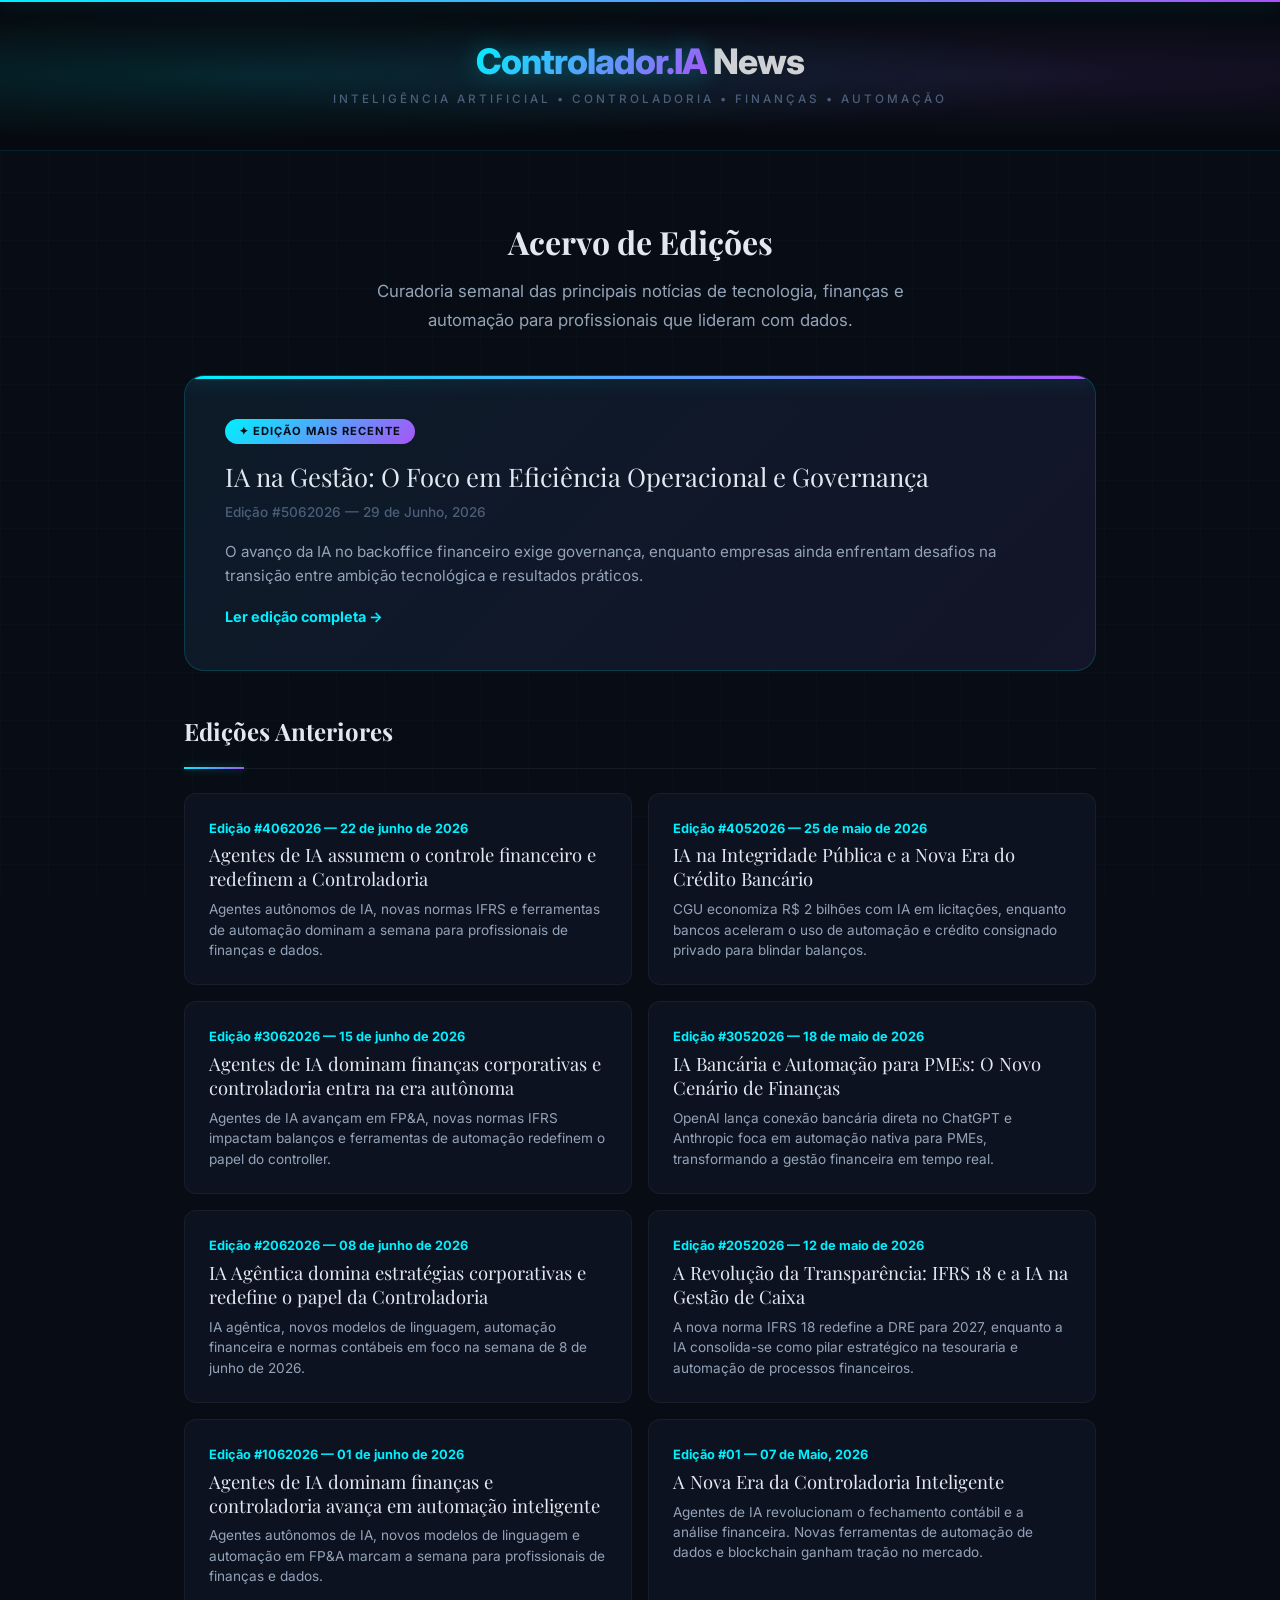
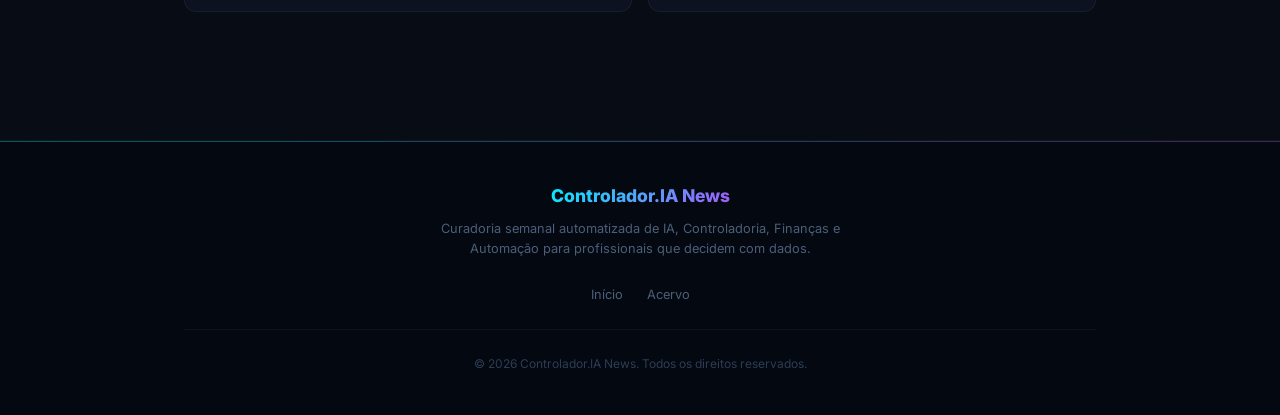
<file: index.html>
<!DOCTYPE html>
<html lang="pt-BR">
<head>
    <!-- Meta Básico -->
    <meta charset="UTF-8">
    <meta name="viewport" content="width=device-width, initial-scale=1.0">
    <meta http-equiv="X-UA-Compatible" content="IE=edge">

    <!-- SEO -->
    <title>Controlador.IA News — IA, Controladoria, Finanças e Automação</title>
    <meta name="description" content="Curadoria semanal de IA, Controladoria, Finanças e Automação para profissionais que decidem com dados.">
    <meta name="keywords" content="inteligência artificial, controladoria, finanças, business intelligence, automação, dados, analytics, newsletter, tecnologia">
    <meta name="author" content="Controlador.IA News">
    <meta name="robots" content="index, follow">

    <!-- Open Graph -->
    <meta property="og:type" content="website">
    <meta property="og:title" content="Controlador.IA News — IA, Controladoria, Finanças e Automação">
    <meta property="og:description" content="Curadoria semanal das principais notícias de IA, Controladoria e Automação.">
    <meta property="og:site_name" content="Controlador.IA News">

    <!-- Twitter Card -->
    <meta name="twitter:card" content="summary_large_image">
    <meta name="twitter:title" content="Controlador.IA News — IA, Controladoria, Finanças e Automação">
    <meta name="twitter:description" content="Curadoria semanal das principais notícias de IA, Controladoria e Automação.">

    <!-- Favicon SVG inline -->
    <link rel="icon" href="data:image/svg+xml,<svg xmlns='http://www.w3.org/2000/svg' viewBox='0 0 100 100'><text y='.9em' font-size='90'>🧠</text></svg>">

    <!-- Fonts -->
    <link rel="preconnect" href="https://fonts.googleapis.com">
    <link rel="preconnect" href="https://fonts.gstatic.com" crossorigin>
    <link href="https://fonts.googleapis.com/css2?family=Inter:wght@400;500;600;700;800&family=Playfair+Display:wght@700;800&display=swap" rel="stylesheet">

    <!-- Styles -->
    <link rel="stylesheet" href="css/style.css">
</head>
<body>

    <!-- ═══ Header ═══ -->
    <header class="site-header" id="site-header">
        <div class="container">
            <a href="index.html">
                <div class="site-logo"><span class="logo-brand">Controlador.IA</span><span class="logo-news">News</span></div>
            </a>
            <div class="site-tagline">Inteligência Artificial • Controladoria • Finanças • Automação</div>
        </div>
    </header>

    <!-- ═══ Main Content ═══ -->
    <main class="container">

        <!-- Intro -->
        <section class="index-hero" id="index-hero">
            <h2>Acervo de Edições</h2>
            <p>Curadoria semanal das principais notícias de tecnologia, finanças e automação para profissionais que lideram com dados.</p>
        </section>

        <!-- Edição Mais Recente (dinâmico) -->
        <section id="latest-edition-container">
            <!-- Preenchido via JS -->
        </section>

        <!-- Edições Anteriores (dinâmico) -->
        <section class="editions-section" id="editions-section">
            <h3 class="section-title">Edições Anteriores</h3>
            <div class="editions-grid" id="editions-grid">
                <!-- Preenchido via JS -->
            </div>
        </section>

    </main>

    <!-- ═══ Footer ═══ -->
    <footer class="site-footer" id="site-footer">
        <div class="container">
            <div class="footer-brand">Controlador.IA News</div>
            <p class="footer-desc">Curadoria semanal automatizada de IA, Controladoria, Finanças e Automação para profissionais que decidem com dados.</p>
            <div class="footer-links">
                <a href="index.html">Início</a>
                <a href="#editions-section">Acervo</a>
            </div>
            <p class="footer-copy">&copy; 2026 Controlador.IA News. Todos os direitos reservados.</p>
        </div>
    </footer>

    <!-- ═══ Script ═══ -->
    <script>
    (function() {
        'use strict';

        var EDITIONS_URL = 'data/editions.json';

        /**
         * Carrega o arquivo editions.json e monta a página
         */
        function init() {
            fetch(EDITIONS_URL)
                .then(function(res) {
                    if (!res.ok) throw new Error('HTTP ' + res.status);
                    return res.json();
                })
                .then(function(data) {
                    var editions = data.editions || [];
                    renderEditions(editions);
                })
                .catch(function(err) {
                    console.error('Controlador.IA News: Erro ao carregar edições:', err);
                    renderEmpty();
                });
        }

        /**
         * Renderiza edições na página
         */
        function renderEditions(editions) {
            var latestContainer = document.getElementById('latest-edition-container');
            var gridContainer = document.getElementById('editions-grid');
            var sectionTitle = document.querySelector('#editions-section .section-title');

            if (!editions || editions.length === 0) {
                renderEmpty();
                return;
            }

            // Ordena por ID decrescente (mais recente primeiro)
            editions.sort(function(a, b) { return parseInt(b.id) - parseInt(a.id); });

            // Edição mais recente — card destaque
            var latest = editions[0];
            latestContainer.innerHTML =
                '<a href="news/' + latest.slug + '.html" class="latest-edition" id="latest-card">' +
                    '<span class="latest-label">✦ Edição Mais Recente</span>' +
                    '<div class="edition-title">' + escapeHtml(latest.title) + '</div>' +
                    '<div class="edition-date">Edição #' + escapeHtml(latest.id) + ' — ' + escapeHtml(latest.date) + '</div>' +
                    (latest.summary ? '<p class="edition-summary">' + escapeHtml(latest.summary) + '</p>' : '') +
                    '<span class="read-cta">Ler edição completa →</span>' +
                '</a>';

            // Edições anteriores
            if (editions.length <= 1) {
                if (sectionTitle) sectionTitle.style.display = 'none';
                gridContainer.innerHTML = '';
                return;
            }

            var html = '';
            for (var i = 1; i < editions.length; i++) {
                var ed = editions[i];
                html +=
                    '<a href="news/' + ed.slug + '.html" class="edition-card">' +
                        '<div class="edition-date">Edição #' + escapeHtml(ed.id) + ' — ' + escapeHtml(ed.date) + '</div>' +
                        '<div class="edition-title">' + escapeHtml(ed.title) + '</div>' +
                        (ed.summary ? '<p class="edition-summary">' + escapeHtml(ed.summary) + '</p>' : '') +
                    '</a>';
            }
            gridContainer.innerHTML = html;
        }

        /**
         * Estado vazio
         */
        function renderEmpty() {
            var latestContainer = document.getElementById('latest-edition-container');
            var sectionTitle = document.querySelector('#editions-section .section-title');
            var gridContainer = document.getElementById('editions-grid');

            latestContainer.innerHTML =
                '<div class="empty-state">' +
                    '<div class="empty-icon">📭</div>' +
                    '<p>Nenhuma edição publicada ainda.<br>A primeira newsletter será gerada automaticamente em breve.</p>' +
                '</div>';

            if (sectionTitle) sectionTitle.style.display = 'none';
            if (gridContainer) gridContainer.innerHTML = '';
        }

        /**
         * Escapa HTML para prevenir XSS
         */
        function escapeHtml(str) {
            if (!str) return '';
            var div = document.createElement('div');
            div.appendChild(document.createTextNode(str));
            return div.innerHTML;
        }

        // Roda quando o DOM estiver pronto
        if (document.readyState === 'loading') {
            document.addEventListener('DOMContentLoaded', init);
        } else {
            init();
        }
    })();
    </script>

</body>
</html>
</file>
<file: css/style.css>
/* ============================================================
   Controlador.IA News — Design System
   Estilo: Tech & Futurista — Dark Mode + Neon + Gradiente
   ============================================================ */

:root {
    --bg:             #080c14;
    --bg-card:        #0d1220;
    --bg-hero:        #060a10;
    --bg-footer:      #040810;
    --bg-special:     linear-gradient(135deg, #0d1a2e 0%, #10142a 100%);
    --text:           #e2e8f0;
    --text-secondary: #94a3b8;
    --text-muted:     #4b5e7a;
    --text-inverse:   #080c14;
    --accent:         #00f0ff;
    --accent-2:       #a855f7;
    --accent-light:   #67e8f9;
    --accent-subtle:  rgba(0,240,255,0.08);
    --accent-glow:    0 0 24px rgba(0,240,255,0.25);
    --grad-brand:     linear-gradient(135deg, #00f0ff 0%, #a855f7 100%);
    --grad-hero:      linear-gradient(135deg, #00f0ff 0%, #6366f1 50%, #a855f7 100%);
    --grad-card:      linear-gradient(135deg, rgba(0,240,255,0.04) 0%, rgba(168,85,247,0.04) 100%);
    --cat-ia:         #a855f7;
    --cat-tech:       #3b82f6;
    --cat-finance:    #10b981;
    --cat-controller: #f59e0b;
    --cat-market:     #ef4444;
    --cat-automation: #00f0ff;
    --cat-data:       #ec4899;
    --cat-tools:      #f97316;
    --border:         rgba(0,240,255,0.1);
    --border-light:   rgba(255,255,255,0.05);
    --border-strong:  rgba(0,240,255,0.3);
    --shadow-sm:      0 1px 3px rgba(0,0,0,0.4);
    --shadow-md:      0 4px 20px rgba(0,0,0,0.5);
    --shadow-lg:      0 12px 48px rgba(0,0,0,0.6);
    --shadow-glow:    0 0 32px rgba(0,240,255,0.15), 0 4px 20px rgba(0,0,0,0.5);
    --shadow-glow-2:  0 0 32px rgba(168,85,247,0.15), 0 4px 20px rgba(0,0,0,0.5);
    --font-main:  'Inter', -apple-system, BlinkMacSystemFont, 'Segoe UI', sans-serif;
    --font-serif: 'Playfair Display', Georgia, 'Times New Roman', serif;
    --space-xs:  4px; --space-sm:  8px; --space-md:  16px;
    --space-lg:  24px; --space-xl:  40px; --space-2xl: 64px;
    --radius-sm: 6px; --radius-md: 12px; --radius-lg: 20px;
    --transition-fast: 150ms ease;
    --transition-base: 250ms ease;
    --transition-slow: 400ms cubic-bezier(0.16, 1, 0.3, 1);
}

*, *::before, *::after { margin: 0; padding: 0; box-sizing: border-box; }
html { scroll-behavior: smooth; -webkit-text-size-adjust: 100%; }

body {
    font-family: var(--font-main);
    color: var(--text);
    background-color: var(--bg);
    line-height: 1.7;
    -webkit-font-smoothing: antialiased;
    overflow-x: hidden;
}

body::before {
    content: '';
    position: fixed;
    inset: 0;
    background-image:
        linear-gradient(rgba(0,240,255,0.025) 1px, transparent 1px),
        linear-gradient(90deg, rgba(0,240,255,0.025) 1px, transparent 1px);
    background-size: 48px 48px;
    pointer-events: none;
    z-index: 0;
}

a { color: inherit; text-decoration: none; }
img { max-width: 100%; display: block; }
ul, ol { list-style: none; }

.container { max-width: 960px; margin: 0 auto; padding: 0 var(--space-lg); position: relative; z-index: 1; }
.container--narrow { max-width: 760px; }

/* ── Header ── */
.site-header {
    background: var(--bg-hero);
    color: var(--text);
    padding: var(--space-xl) 0;
    text-align: center;
    position: relative;
    overflow: hidden;
    border-bottom: 1px solid var(--border);
}
.site-header::before {
    content: '';
    position: absolute;
    inset: 0;
    background:
        radial-gradient(ellipse at 20% 50%, rgba(0,240,255,0.12) 0%, transparent 60%),
        radial-gradient(ellipse at 80% 50%, rgba(168,85,247,0.10) 0%, transparent 60%);
    pointer-events: none;
}
.site-header::after {
    content: '';
    position: absolute;
    top: 0; left: 0; right: 0;
    height: 2px;
    background: var(--grad-brand);
    box-shadow: 0 0 20px rgba(0,240,255,0.5);
}
.site-header .container { position: relative; z-index: 1; }
.site-header a { color: inherit; text-decoration: none; }

.site-logo {
    font-family: var(--font-main);
    font-size: 2.2rem;
    font-weight: 800;
    letter-spacing: -1px;
    margin-bottom: var(--space-sm);
    display: inline-block;
    line-height: 1.2;
}
.site-logo .logo-brand {
    background: var(--grad-brand);
    -webkit-background-clip: text;
    -webkit-text-fill-color: transparent;
    background-clip: text;
    filter: drop-shadow(0 0 12px rgba(0,240,255,0.35));
}
.site-logo .logo-news {
    color: rgba(255,255,255,0.8);
    margin-left: 6px;
}

.site-tagline {
    font-size: 0.73rem;
    color: var(--text-muted);
    text-transform: uppercase;
    letter-spacing: 3px;
    font-weight: 500;
}

.edition-header { padding: var(--space-2xl) 0 var(--space-xl); }
.edition-meta { display: flex; align-items: center; justify-content: center; gap: var(--space-md); margin-top: var(--space-md); }

.edition-badge {
    background: rgba(0,240,255,0.08);
    border: 1px solid rgba(0,240,255,0.25);
    padding: var(--space-xs) var(--space-md);
    border-radius: 100px;
    font-size: 0.8rem;
    font-weight: 600;
    color: var(--accent);
    text-shadow: 0 0 10px rgba(0,240,255,0.4);
}
.edition-date-header { font-size: 0.85rem; color: var(--text-muted); }

/* ── Back Nav ── */
.back-nav { padding: var(--space-md) 0; border-bottom: 1px solid var(--border-light); background: rgba(0,0,0,0.2); }
.back-nav a { font-size: 0.85rem; color: var(--text-muted); display: inline-flex; align-items: center; gap: var(--space-sm); transition: color var(--transition-fast); }
.back-nav a:hover { color: var(--accent); }

/* ── Hero ── */
.hero {
    background: var(--bg-card);
    border: 1px solid var(--border);
    border-radius: var(--radius-lg);
    padding: var(--space-xl);
    margin: var(--space-xl) 0;
    position: relative;
    overflow: hidden;
    animation: fadeSlideUp 0.6s var(--transition-slow) both;
}
.hero::before {
    content: '';
    position: absolute;
    top: 0; left: 0; right: 0;
    height: 3px;
    background: var(--grad-brand);
    box-shadow: 0 0 20px rgba(0,240,255,0.4);
}
.hero::after {
    content: '';
    position: absolute;
    inset: 0;
    background: var(--grad-card);
    pointer-events: none;
}
.hero .category-tag { margin-bottom: var(--space-md); position: relative; z-index: 1; }
.hero h2 { font-family: var(--font-serif); font-size: 2.2rem; line-height: 1.2; margin-bottom: var(--space-md); color: var(--text); position: relative; z-index: 1; }
.hero p { color: var(--text-secondary); font-size: 1.05rem; line-height: 1.8; position: relative; z-index: 1; }

/* ── Tags ── */
.category-tag { display: inline-block; padding: 3px 12px; border-radius: 100px; font-size: 0.7rem; font-weight: 700; text-transform: uppercase; letter-spacing: 1px; border: 1px solid transparent; }
.category-tag--ia            { background: rgba(168,85,247,0.12); color: var(--cat-ia); border-color: rgba(168,85,247,0.2); }
.category-tag--tecnologia    { background: rgba(59,130,246,0.12); color: var(--cat-tech); border-color: rgba(59,130,246,0.2); }
.category-tag--financas      { background: rgba(16,185,129,0.12); color: var(--cat-finance); border-color: rgba(16,185,129,0.2); }
.category-tag--controladoria { background: rgba(245,158,11,0.12); color: var(--cat-controller); border-color: rgba(245,158,11,0.2); }
.category-tag--mercado       { background: rgba(239,68,68,0.12);  color: var(--cat-market); border-color: rgba(239,68,68,0.2); }
.category-tag--automacao     { background: rgba(0,240,255,0.08);  color: var(--cat-automation); border-color: rgba(0,240,255,0.2); }
.category-tag--dados         { background: rgba(236,72,153,0.12); color: var(--cat-data); border-color: rgba(236,72,153,0.2); }
.category-tag--ferramentas   { background: rgba(249,115,22,0.12); color: var(--cat-tools); border-color: rgba(249,115,22,0.2); }
.category-tag--default       { background: rgba(0,240,255,0.08);  color: var(--accent); border-color: rgba(0,240,255,0.25); }

/* ── Section Title ── */
.section-title { font-family: var(--font-serif); font-size: 1.5rem; margin-bottom: var(--space-lg); padding-bottom: var(--space-md); border-bottom: 1px solid var(--border-light); position: relative; color: var(--text); }
.section-title::after { content: ''; position: absolute; bottom: -1px; left: 0; width: 60px; height: 2px; background: var(--grad-brand); box-shadow: 0 0 10px rgba(0,240,255,0.4); }

/* ── News ── */
.news-grid { padding: var(--space-xl) 0; }
.news-item { background: var(--bg-card); border: 1px solid var(--border-light); border-radius: var(--radius-md); padding: var(--space-lg); margin-bottom: var(--space-md); transition: all var(--transition-base); animation: fadeSlideUp 0.5s var(--transition-slow) both; position: relative; overflow: hidden; }
.news-item::before { content: ''; position: absolute; inset: 0; background: var(--grad-card); opacity: 0; transition: opacity var(--transition-base); }
.news-item:nth-child(1) { animation-delay: 0.1s; } .news-item:nth-child(2) { animation-delay: 0.15s; }
.news-item:nth-child(3) { animation-delay: 0.2s; } .news-item:nth-child(4) { animation-delay: 0.25s; }
.news-item:nth-child(5) { animation-delay: 0.3s; } .news-item:nth-child(6) { animation-delay: 0.35s; }
.news-item:hover { border-color: var(--border-strong); box-shadow: var(--shadow-glow); transform: translateY(-2px); }
.news-item:hover::before { opacity: 1; }
.news-item .tag { display: inline-block; margin-bottom: var(--space-sm); position: relative; z-index: 1; }
.news-item h3 { font-family: var(--font-serif); font-size: 1.25rem; margin-bottom: var(--space-sm); line-height: 1.3; color: var(--text); position: relative; z-index: 1; }
.news-item p { color: var(--text-secondary); font-size: 0.95rem; margin-bottom: var(--space-md); position: relative; z-index: 1; }
.news-item .source-link { font-size: 0.8rem; color: var(--accent); font-weight: 600; display: inline-flex; align-items: center; gap: 4px; transition: gap var(--transition-fast), text-shadow var(--transition-fast); position: relative; z-index: 1; }
.news-item .source-link:hover { gap: 8px; text-shadow: 0 0 10px rgba(0,240,255,0.5); }
.news-item .source-link::after { content: '→'; }

/* ── Insights ── */
.special-section { background: var(--bg-special); border: 1px solid var(--border); border-radius: var(--radius-lg); padding: var(--space-xl); margin: var(--space-xl) 0; position: relative; overflow: hidden; }
.special-section::before { content: ''; position: absolute; top: 0; left: 0; right: 0; height: 2px; background: var(--grad-brand); box-shadow: 0 0 16px rgba(0,240,255,0.3); }
.special-section h3 { font-family: var(--font-serif); font-size: 1.3rem; margin-bottom: var(--space-lg); display: flex; align-items: center; gap: var(--space-sm); color: var(--text); }
.special-section h3::before { content: '📊'; font-size: 1.4rem; }
.insight-item { padding: var(--space-md) 0; border-bottom: 1px solid var(--border-light); font-size: 0.95rem; color: var(--text-secondary); display: flex; align-items: flex-start; gap: var(--space-md); line-height: 1.6; }
.insight-item::before { content: '▸'; color: var(--accent); font-weight: bold; flex-shrink: 0; margin-top: 2px; text-shadow: 0 0 8px rgba(0,240,255,0.5); }
.insight-item:last-child { border-bottom: none; }

/* ── Trends ── */
.trends-section { padding: var(--space-xl) 0; }
.trends-grid { display: grid; grid-template-columns: 1fr 1fr; gap: var(--space-md); }
.trend-item { background: var(--bg-card); border: 1px solid var(--border-light); border-radius: var(--radius-md); padding: var(--space-lg); transition: all var(--transition-base); position: relative; overflow: hidden; }
.trend-item::after { content: ''; position: absolute; inset: 0; background: var(--grad-card); opacity: 0; transition: opacity var(--transition-base); }
.trend-item:hover { border-color: var(--border-strong); box-shadow: var(--shadow-glow); }
.trend-item:hover::after { opacity: 1; }
.trend-item .trend-icon { font-size: 1.6rem; margin-bottom: var(--space-sm); position: relative; z-index: 1; }
.trend-item h4 { font-size: 0.95rem; font-weight: 700; margin-bottom: var(--space-xs); color: var(--text); position: relative; z-index: 1; }
.trend-item p { font-size: 0.85rem; color: var(--text-secondary); line-height: 1.5; position: relative; z-index: 1; }

/* ── Tools ── */
.tools-section { padding: var(--space-xl) 0; }
.tools-grid { display: grid; grid-template-columns: repeat(auto-fill, minmax(200px, 1fr)); gap: var(--space-md); }
.tool-card { background: var(--bg-card); border: 1px solid var(--border-light); border-radius: var(--radius-md); padding: var(--space-lg); text-align: center; transition: all var(--transition-base); display: block; position: relative; overflow: hidden; }
.tool-card::after { content: ''; position: absolute; inset: 0; background: var(--grad-card); opacity: 0; transition: opacity var(--transition-base); }
.tool-card:hover { border-color: var(--border-strong); box-shadow: var(--shadow-glow); transform: translateY(-3px); }
.tool-card:hover::after { opacity: 1; }
.tool-card .tool-icon { font-size: 2rem; margin-bottom: var(--space-sm); position: relative; z-index: 1; }
.tool-card h4 { font-size: 0.95rem; font-weight: 700; margin-bottom: var(--space-xs); color: var(--text); position: relative; z-index: 1; }
.tool-card p { font-size: 0.8rem; color: var(--text-secondary); position: relative; z-index: 1; }
.tool-card .tool-link { display: inline-block; margin-top: var(--space-sm); font-size: 0.8rem; color: var(--accent); font-weight: 600; position: relative; z-index: 1; }

/* ── Videos ── */
.videos-section { padding: var(--space-xl) 0; }
.videos-grid { display: grid; grid-template-columns: repeat(auto-fill, minmax(280px, 1fr)); gap: var(--space-md); }
.video-card { background: var(--bg-card); border: 1px solid var(--border-light); border-radius: var(--radius-md); overflow: hidden; transition: all var(--transition-base); display: flex; flex-direction: column; }
.video-card:hover { border-color: var(--border-strong); box-shadow: var(--shadow-glow-2); transform: translateY(-3px); }
.video-thumb { width: 100%; height: 160px; object-fit: cover; background-color: #0d1220; }
.video-info { padding: var(--space-md); flex: 1; display: flex; flex-direction: column; }
.video-info h4 { font-size: 0.95rem; font-weight: 700; margin-bottom: var(--space-xs); line-height: 1.4; display: -webkit-box; -webkit-line-clamp: 2; -webkit-box-orient: vertical; overflow: hidden; color: var(--text); }
.video-channel { font-size: 0.8rem; color: var(--accent-2); font-weight: 600; margin-bottom: var(--space-sm); }
.video-info p:not(.video-channel) { font-size: 0.85rem; color: var(--text-secondary); line-height: 1.5; flex: 1; }

/* ── Index ── */
.index-hero { text-align: center; padding: var(--space-2xl) 0 var(--space-xl); }
.index-hero h2 { font-family: var(--font-serif); font-size: 2rem; margin-bottom: var(--space-sm); color: var(--text); }
.index-hero p { color: var(--text-secondary); font-size: 1.05rem; max-width: 600px; margin: 0 auto; }

.latest-edition { background: var(--bg-card); border: 1px solid rgba(0,240,255,0.2); border-radius: var(--radius-lg); padding: var(--space-xl); margin-bottom: var(--space-xl); display: block; position: relative; overflow: hidden; transition: all var(--transition-base); animation: fadeSlideUp 0.5s var(--transition-slow) both; }
.latest-edition::before { content: ''; position: absolute; top: 0; left: 0; right: 0; height: 3px; background: var(--grad-brand); box-shadow: 0 0 20px rgba(0,240,255,0.4); }
.latest-edition::after { content: ''; position: absolute; inset: 0; background: var(--grad-card); pointer-events: none; }
.latest-edition:hover { box-shadow: var(--shadow-glow); border-color: var(--accent); transform: translateY(-3px); }

.latest-label { display: inline-block; background: var(--grad-brand); color: var(--text-inverse); padding: 3px 14px; border-radius: 100px; font-size: 0.7rem; font-weight: 700; text-transform: uppercase; letter-spacing: 1px; margin-bottom: var(--space-md); position: relative; z-index: 1; }
.latest-edition .edition-title { font-family: var(--font-serif); font-size: 1.6rem; margin-bottom: var(--space-sm); line-height: 1.3; color: var(--text); position: relative; z-index: 1; }
.latest-edition .edition-date { color: var(--text-muted); font-size: 0.85rem; font-weight: 500; position: relative; z-index: 1; }
.latest-edition .edition-summary { margin-top: var(--space-md); color: var(--text-secondary); font-size: 0.95rem; line-height: 1.6; position: relative; z-index: 1; }
.latest-edition .read-cta { display: inline-flex; align-items: center; gap: var(--space-sm); margin-top: var(--space-md); color: var(--accent); font-weight: 700; font-size: 0.9rem; transition: gap var(--transition-fast), text-shadow var(--transition-fast); position: relative; z-index: 1; }
.latest-edition:hover .read-cta { gap: var(--space-md); text-shadow: 0 0 12px rgba(0,240,255,0.5); }

.editions-section { padding-bottom: var(--space-2xl); }
.editions-grid { display: grid; grid-template-columns: 1fr 1fr; gap: var(--space-md); }
.edition-card { display: block; background: var(--bg-card); border: 1px solid var(--border-light); border-radius: var(--radius-md); padding: var(--space-lg); transition: all var(--transition-base); animation: fadeSlideUp 0.5s var(--transition-slow) both; position: relative; overflow: hidden; }
.edition-card::after { content: ''; position: absolute; inset: 0; background: var(--grad-card); opacity: 0; transition: opacity var(--transition-base); }
.edition-card:nth-child(1) { animation-delay: 0.05s; } .edition-card:nth-child(2) { animation-delay: 0.1s; }
.edition-card:nth-child(3) { animation-delay: 0.15s; } .edition-card:nth-child(4) { animation-delay: 0.2s; }
.edition-card:nth-child(5) { animation-delay: 0.25s; } .edition-card:nth-child(6) { animation-delay: 0.3s; }
.edition-card:hover { border-color: var(--border-strong); box-shadow: var(--shadow-glow); transform: translateY(-3px); }
.edition-card:hover::after { opacity: 1; }
.edition-card .edition-date { color: var(--accent); font-size: 0.8rem; font-weight: 700; margin-bottom: var(--space-xs); position: relative; z-index: 1; }
.edition-card .edition-title { font-family: var(--font-serif); font-size: 1.15rem; line-height: 1.3; color: var(--text); position: relative; z-index: 1; }
.edition-card .edition-summary { margin-top: var(--space-sm); font-size: 0.85rem; color: var(--text-secondary); line-height: 1.5; position: relative; z-index: 1; }

.empty-state { text-align: center; padding: var(--space-2xl); color: var(--text-muted); font-size: 0.95rem; }
.empty-state .empty-icon { font-size: 3rem; margin-bottom: var(--space-md); }
.loading-spinner { text-align: center; padding: var(--space-xl); color: var(--text-muted); }

/* ── Footer ── */
.site-footer { background: var(--bg-footer); color: var(--text-muted); padding: var(--space-xl) 0; text-align: center; margin-top: var(--space-2xl); border-top: 1px solid var(--border-light); position: relative; }
.site-footer::before { content: ''; position: absolute; top: 0; left: 0; right: 0; height: 1px; background: var(--grad-brand); opacity: 0.35; }
.footer-brand { font-weight: 800; font-size: 1.1rem; margin-bottom: var(--space-sm); background: var(--grad-brand); -webkit-background-clip: text; -webkit-text-fill-color: transparent; background-clip: text; display: inline-block; }
.footer-desc { font-size: 0.8rem; color: var(--text-muted); margin-bottom: var(--space-lg); max-width: 400px; margin-left: auto; margin-right: auto; line-height: 1.6; }
.footer-links { display: flex; justify-content: center; gap: var(--space-lg); margin-bottom: var(--space-lg); flex-wrap: wrap; }
.footer-links a { font-size: 0.8rem; color: var(--text-muted); transition: color var(--transition-fast); }
.footer-links a:hover { color: var(--accent); }
.footer-copy { font-size: 0.75rem; color: #2d3d55; border-top: 1px solid rgba(255,255,255,0.04); padding-top: var(--space-lg); }

/* ── Animations ── */
@keyframes fadeSlideUp { from { opacity: 0; transform: translateY(20px); } to { opacity: 1; transform: translateY(0); } }
@keyframes fadeIn { from { opacity: 0; } to { opacity: 1; } }

/* ── Responsive ── */
@media (max-width: 768px) {
    .site-logo { font-size: 1.6rem; } .hero h2 { font-size: 1.7rem; } .index-hero h2 { font-size: 1.6rem; }
    .editions-grid { grid-template-columns: 1fr; } .trends-grid { grid-template-columns: 1fr; }
    .tools-grid { grid-template-columns: 1fr 1fr; } .latest-edition .edition-title { font-size: 1.3rem; }
    .edition-meta { flex-direction: column; gap: var(--space-sm); } .hero { padding: var(--space-lg); } .special-section { padding: var(--space-lg); }
}
@media (max-width: 480px) {
    .container { padding: 0 var(--space-md); } .site-logo { font-size: 1.3rem; }
    .site-tagline { font-size: 0.65rem; letter-spacing: 2px; } .hero h2 { font-size: 1.5rem; }
    .news-item h3 { font-size: 1.1rem; } .edition-card .edition-title { font-size: 1rem; }
    .tools-grid { grid-template-columns: 1fr; } .footer-links { flex-direction: column; align-items: center; }
    .section-title { font-size: 1.25rem; }
}

.sr-only { position: absolute; width: 1px; height: 1px; padding: 0; margin: -1px; overflow: hidden; clip: rect(0,0,0,0); white-space: nowrap; border: 0; }
</file>
